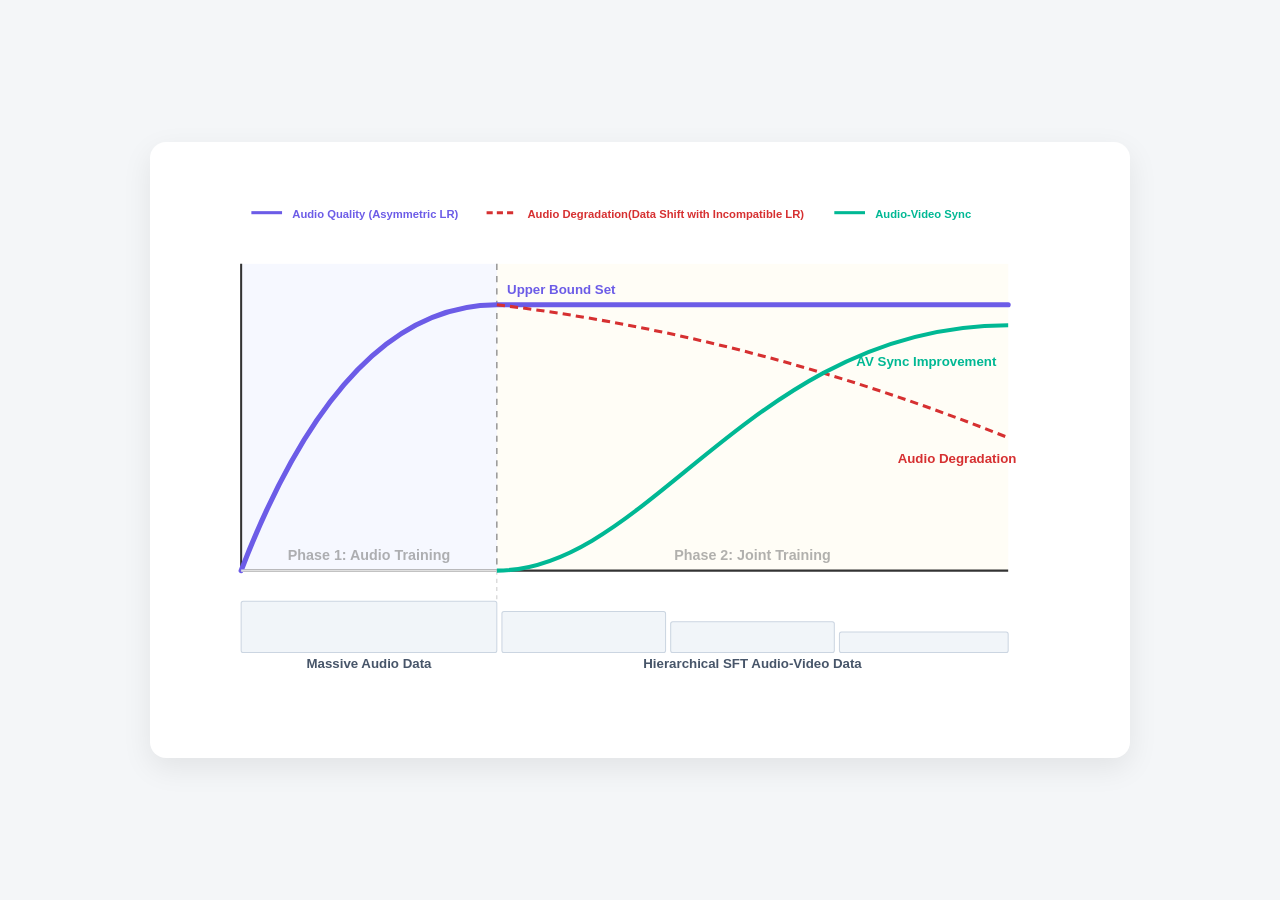
<file: assets/alive_audio.html>
<!DOCTYPE html>
<html lang="zh-CN">
<head>
    <meta charset="UTF-8">
    <meta name="viewport" content="width=device-width, initial-scale=1.0">
    <title>Audio Training Visualization Final Update</title>
    <style>
        body {
            font-family: -apple-system, BlinkMacSystemFont, "Segoe UI", Roboto, Helvetica, Arial, sans-serif;
            display: flex;
            justify-content: center;
            align-items: center;
            height: 100vh;
            background-color: #f4f6f8;
            margin: 0;
        }
        .chart-card {
            background: white;
            padding: 40px;
            border-radius: 16px;
            box-shadow: 0 10px 30px rgba(0,0,0,0.08);
            width: 900px;
        }
    </style>
</head>
<body>

<div class="chart-card">
    <svg viewBox="0 0 880 520" xmlns="http://www.w3.org/2000/svg">
        
        <!-- ================= LEGEND (图例：更新文案与间距) ================= -->
        <g transform="translate(60, 30)">
            <!-- 1. Ideal -> Asymmetric LR -->
            <line x1="0" y1="0" x2="30" y2="0" stroke="#6c5ce7" stroke-width="3" />
            <text x="40" y="5" font-size="11" font-weight="bold" fill="#6c5ce7">Audio Quality (Asymmetric LR)</text>

            <!-- 2. Symmetric LR -> Data Shift & Large Audio LR -->
            <line x1="230" y1="0" x2="260" y2="0" stroke="#d63031" stroke-width="3" stroke-dasharray="6,4" />
            <text x="270" y="5" font-size="11" font-weight="bold" fill="#d63031">Audio Degradation(Data Shift with Incompatible LR)</text>

            <!-- 3. AV Synchronization -->
            <line x1="570" y1="0" x2="600" y2="0" stroke="#00b894" stroke-width="3" />
            <text x="610" y="5" font-size="11" font-weight="bold" fill="#00b894">Audio-Video Sync</text>
        </g>

        <!-- ================= CHART BACKGROUND (背景区域) ================= -->
        <!-- Phase 1 Area -->
        <rect x="50" y="80" width="250" height="300" fill="#f0f4ff" opacity="0.6" />
        <!-- Phase 2 Area -->
        <rect x="300" y="80" width="500" height="300" fill="#fffcf0" opacity="0.6" />

        <!-- Phase Divider Line (虚线分割) -->
        <line x1="300" y1="80" x2="300" y2="380" stroke="#999" stroke-dasharray="6,6" stroke-width="1.5" />

        <!-- Axes (坐标轴) -->
        <line x1="50" y1="80" x2="50" y2="380" stroke="#333" stroke-width="2" />
        <line x1="50" y1="380" x2="800" y2="380" stroke="#333" stroke-width="2" />

        <!-- Phase Labels (底部阶段文字) -->
        <text x="175" y="370" text-anchor="middle" font-size="14" font-weight="bold" fill="#666" opacity="0.5">Phase 1: Audio Training</text>
        <text x="550" y="370" text-anchor="middle" font-size="14" font-weight="bold" fill="#666" opacity="0.5">Phase 2: Joint Training</text>

        <!-- ================= DATA SCALE (底部阶梯图) ================= -->
        <g transform="translate(0, 410)">
            <!-- Phase 1: Massive Block -->
            <rect x="50" y="0" width="250" height="50" fill="#f1f5f9" stroke="#cbd5e1" rx="2" />
            <text x="175" y="65" font-size="13" fill="#475569" font-weight="600" text-anchor="middle">Massive Audio Data</text>

            <!-- Phase 2: Hierarchical Steps (Uniform Color) -->
            <!-- Step 1 -->
            <rect x="305" y="10" width="160" height="40" fill="#f1f5f9" stroke="#cbd5e1" rx="2" />
            <!-- Step 2 -->
            <rect x="470" y="20" width="160" height="30" fill="#f1f5f9" stroke="#cbd5e1" rx="2" />
            <!-- Step 3 -->
            <rect x="635" y="30" width="165" height="20" fill="#f1f5f9" stroke="#cbd5e1" rx="2" />

            <!-- Text Label for Hierarchy -->
            <text x="550" y="65" font-size="13" fill="#475569" font-weight="600" text-anchor="middle">Hierarchical SFT Audio-Video Data</text>
            
            <!-- Connecting dashed lines -->
            <line x1="300" y1="-30" x2="300" y2="0" stroke="#ccc" stroke-dasharray="4,4" />
        </g>

        <!-- ================= CURVES (曲线) ================= -->

        <!-- 1. Audio Quality (Purple) -->
        <path d="M50,380 Q150,120 300,120 L800,120" stroke="#6c5ce7" stroke-width="5" fill="none" stroke-linecap="round" />
        <text x="310" y="110" font-size="13" font-weight="bold" fill="#6c5ce7">Upper Bound Set</text>


        <!-- 2. Audio Degradation (Red Dashed) -->
        <path d="M300,120 Q550,150 800,250" stroke="#d63031" stroke-width="3" stroke-dasharray="8,5" fill="none" />
        
        <!-- Label stays inside -->
        <text x="750" y="275" font-size="13" fill="#d63031" font-weight="bold" text-anchor="middle">Audio Degradation</text>


        <!-- 3. AV Sync (Bright Green) -->
        <path d="M300,380 C450,380 550,140 800,140" stroke="#00b894" stroke-width="4" fill="none" />
        
        <!-- Label kept low -->
        <text x="720" y="180" font-size="13" fill="#00b894" font-weight="bold" text-anchor="middle">AV Sync Improvement</text>

        <!-- Phase 1 Zero Line (Gray) -->
        <line x1="50" y1="380" x2="300" y2="380" stroke="#e0e0e0" stroke-width="2" />

    </svg>
</div>

</body>
</html>
</file>
